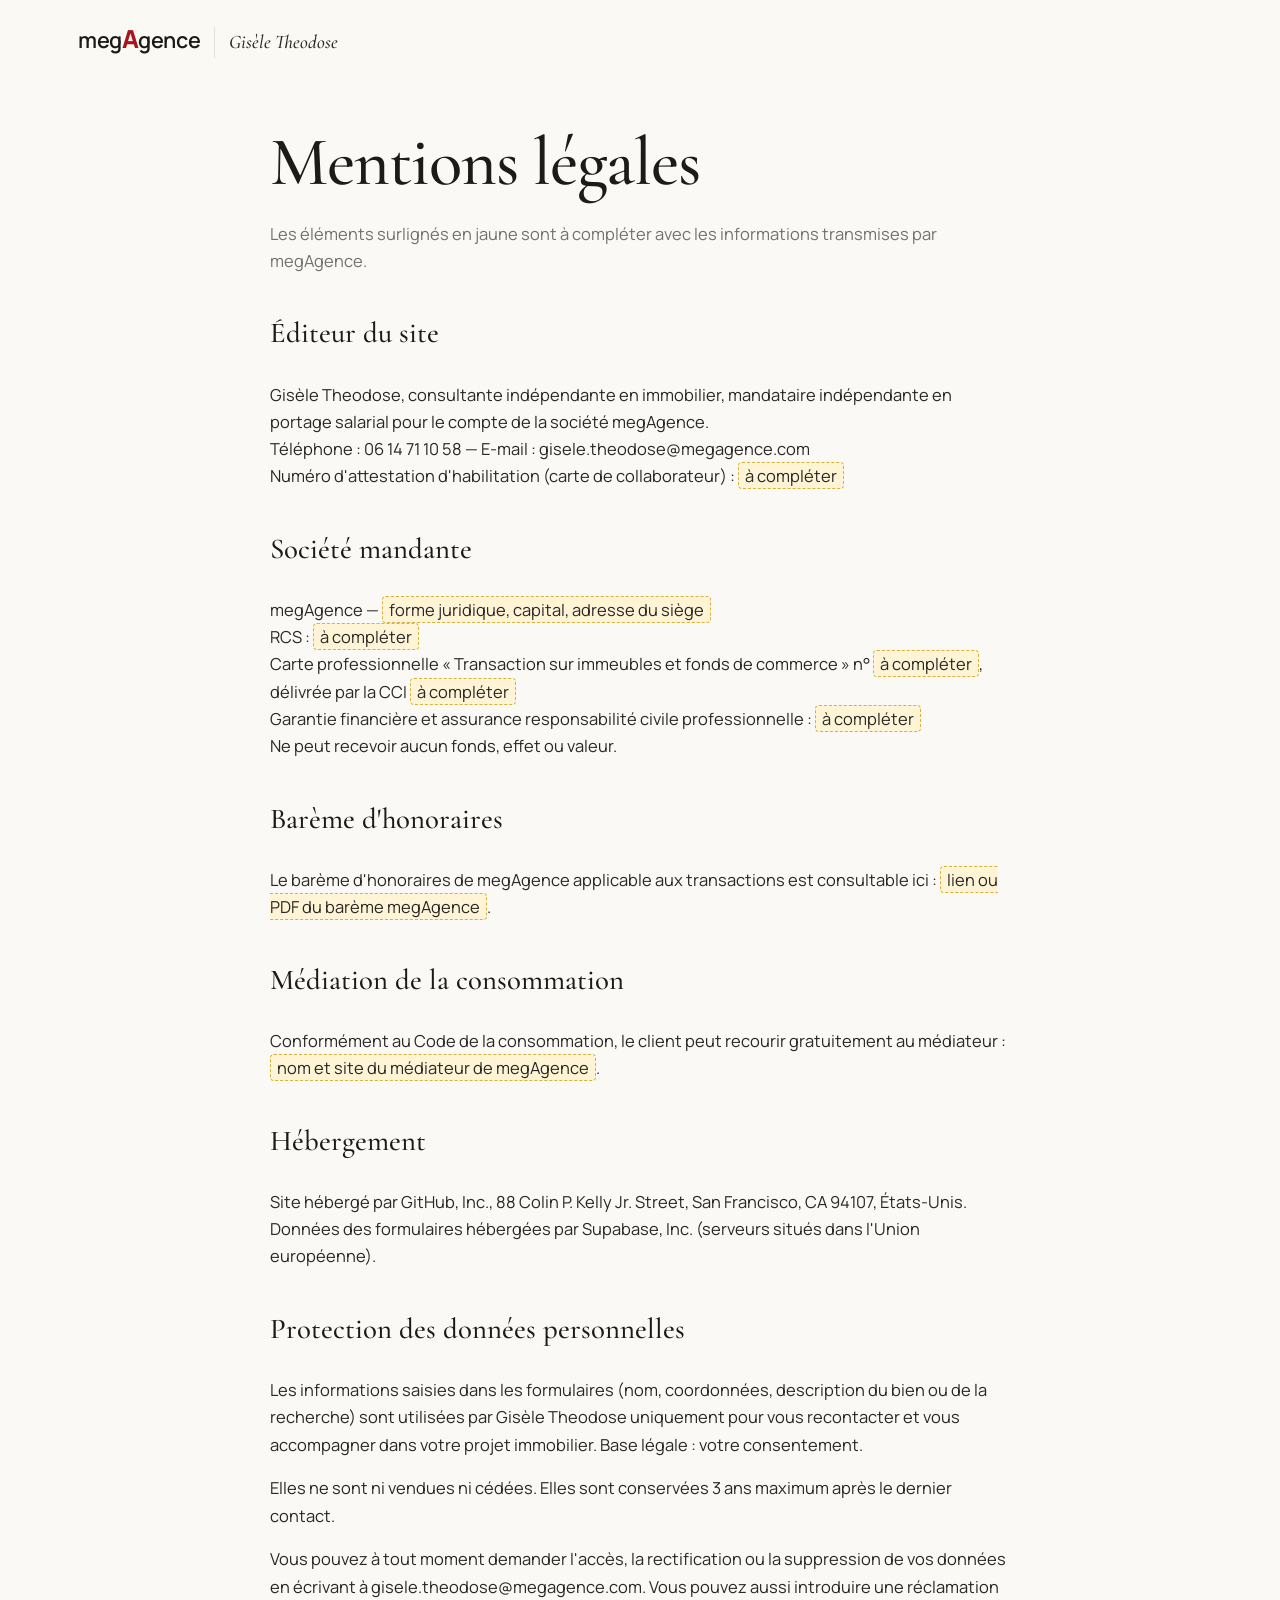
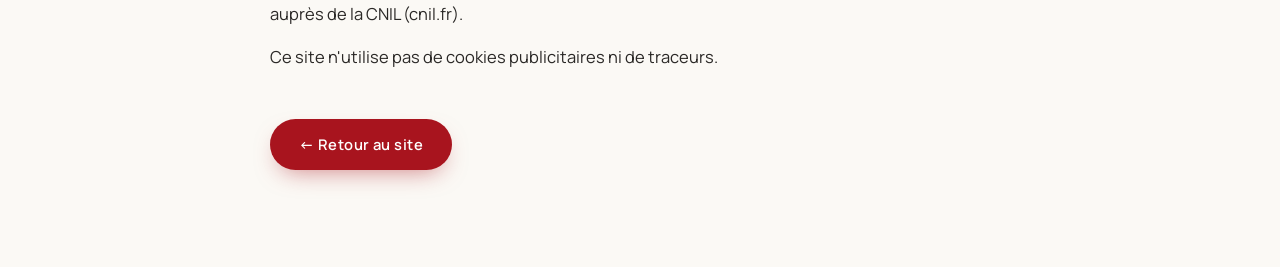
<file: mentions-legales.html>
<!doctype html>
<html lang="fr">
<head>
  <meta charset="utf-8">
  <meta name="viewport" content="width=device-width, initial-scale=1">
  <title>Mentions légales — Gisèle Theodose</title>
  <link rel="preconnect" href="https://fonts.googleapis.com">
  <link rel="preconnect" href="https://fonts.gstatic.com" crossorigin>
  <link href="https://fonts.googleapis.com/css2?family=Caveat:wght@600&family=Cormorant+Garamond:ital,wght@0,400;0,500;0,600;1,400;1,500&family=Manrope:wght@400;500;600;700;800&display=swap" rel="stylesheet">
  <link rel="stylesheet" href="assets/css/site.css?v=2">
  <style>
    .legal { max-width: 780px; padding: 48px 20px 80px; margin: 0 auto; }
    .legal h2 { font-family: var(--serif); font-weight: 500; font-size: 1.8rem; color: var(--charcoal); margin-top: 2.2rem; scroll-margin-top: 90px; }
    .todo { background: #fff5d6; border: 1px dashed #d8b13a; padding: 1px 6px; border-radius: 4px; }
  </style>
</head>
<body>
<header class="topbar">
  <div class="wrap topbar__in">
    <a href="index.html" class="brand"><span class="logo">meg<b>A</b>gence</span><span class="brand__name">Gisèle Theodose</span></a>
  </div>
</header>

<main class="legal">
  <h1>Mentions légales</h1>
  <p class="muted">Les éléments surlignés en jaune sont à compléter avec les informations transmises par megAgence.</p>

  <h2>Éditeur du site</h2>
  <p>Gisèle Theodose, consultante indépendante en immobilier, mandataire indépendante en portage salarial pour le compte de la société megAgence.<br>
  Téléphone : 06 14 71 10 58 — E-mail : gisele.theodose@megagence.com<br>
  Numéro d'attestation d'habilitation (carte de collaborateur) : <span class="todo">à compléter</span></p>

  <h2>Société mandante</h2>
  <p>megAgence — <span class="todo">forme juridique, capital, adresse du siège</span><br>
  RCS : <span class="todo">à compléter</span><br>
  Carte professionnelle « Transaction sur immeubles et fonds de commerce » n° <span class="todo">à compléter</span>, délivrée par la CCI <span class="todo">à compléter</span><br>
  Garantie financière et assurance responsabilité civile professionnelle : <span class="todo">à compléter</span><br>
  Ne peut recevoir aucun fonds, effet ou valeur.</p>

  <h2 id="honoraires">Barème d'honoraires</h2>
  <p>Le barème d'honoraires de megAgence applicable aux transactions est consultable ici : <span class="todo">lien ou PDF du barème megAgence</span>.</p>

  <h2>Médiation de la consommation</h2>
  <p>Conformément au Code de la consommation, le client peut recourir gratuitement au médiateur : <span class="todo">nom et site du médiateur de megAgence</span>.</p>

  <h2>Hébergement</h2>
  <p>Site hébergé par GitHub, Inc., 88 Colin P. Kelly Jr. Street, San Francisco, CA 94107, États-Unis. Données des formulaires hébergées par Supabase, Inc. (serveurs situés dans l'Union européenne).</p>

  <h2 id="rgpd">Protection des données personnelles</h2>
  <p>Les informations saisies dans les formulaires (nom, coordonnées, description du bien ou de la recherche) sont utilisées par Gisèle Theodose uniquement pour vous recontacter et vous accompagner dans votre projet immobilier. Base légale : votre consentement.</p>
  <p>Elles ne sont ni vendues ni cédées. Elles sont conservées 3 ans maximum après le dernier contact.</p>
  <p>Vous pouvez à tout moment demander l'accès, la rectification ou la suppression de vos données en écrivant à gisele.theodose@megagence.com. Vous pouvez aussi introduire une réclamation auprès de la CNIL (cnil.fr).</p>
  <p>Ce site n'utilise pas de cookies publicitaires ni de traceurs.</p>

  <p style="margin-top:3rem"><a href="index.html" class="btn btn--red">← Retour au site</a></p>
</main>
</body>
</html>
</file>
<file: assets/css/site.css>
:root {
  --red: #a8141e;
  --red-dark: #86101a;
  --red-tint: #f7ebe9;
  --ink: #2a2826;
  --charcoal: #1d1b1a;
  --muted: #74706b;
  --line: #e6e0d7;
  --soft: #f7f3ec;
  --ivory: #fbf9f5;
  --gold: #b8976a;
  --white: #fff;
  --radius: 4px;
  --radius-lg: 18px;
  --shadow: 0 1px 2px rgba(29, 27, 26, .04), 0 24px 60px -20px rgba(29, 27, 26, .18);
  --shadow-sm: 0 1px 2px rgba(29, 27, 26, .05), 0 8px 24px -12px rgba(29, 27, 26, .14);
  --font: "Manrope", system-ui, -apple-system, "Segoe UI", sans-serif;
  --serif: "Cormorant Garamond", "Times New Roman", Georgia, serif;
  --ease: cubic-bezier(.2, .7, .2, 1);
}
* { box-sizing: border-box; }
[hidden] { display: none !important; }
html { scroll-behavior: smooth; }
body { margin: 0; font-family: var(--font); color: var(--ink); background: var(--ivory); font-size: 16.5px; line-height: 1.65; -webkit-font-smoothing: antialiased; }
img { max-width: 100%; display: block; }
a { color: inherit; }
::selection { background: var(--red); color: #fff; }
.wrap { max-width: 1180px; margin: 0 auto; padding: 0 28px; }
.red { color: var(--red); }
.muted { color: var(--muted); }
.small { font-size: .9rem; }
.center { text-align: center; margin-top: 3rem; }
.ico { width: 1.25em; height: 1.25em; flex: none; }

/* ---------- typography ---------- */
h1, .h2, .funnel__head h2, .funnel__done h2, legend, .steps h3 { font-family: var(--serif); font-weight: 500; }
h1 { font-size: clamp(2.6rem, 5.4vw, 4.3rem); line-height: 1.02; margin: 0 0 1.4rem; color: var(--charcoal); letter-spacing: -.015em; }
h1 em, .h2 em { font-style: italic; color: var(--red); }
.h2 { font-size: clamp(2rem, 3.6vw, 3rem); margin: 0 0 1.4rem; color: var(--charcoal); letter-spacing: -.01em; line-height: 1.08; }
.eyebrow { display: inline-flex; align-items: center; gap: 12px; text-transform: uppercase; letter-spacing: .2em; font-size: .72rem; font-weight: 700; color: var(--red); margin: 0 0 1.2rem; }
.eyebrow::before { content: ""; width: 28px; height: 1px; background: currentColor; }
.eyebrow--light { color: var(--gold); }
.lead { font-size: 1.1rem; color: var(--ink); max-width: 33em; }

/* ---------- buttons ---------- */
.btn { position: relative; display: inline-flex; align-items: center; justify-content: center; gap: .6em; border: 1px solid transparent; border-radius: 999px; padding: 1em 1.9em; font: 600 .92rem var(--font); letter-spacing: .03em; cursor: pointer; text-decoration: none; transition: background .25s var(--ease), color .25s var(--ease), border-color .25s, transform .25s var(--ease), box-shadow .25s var(--ease); }
.btn:hover { transform: translateY(-1px); }
.btn:active { transform: translateY(0); }
.btn .arrow { transition: transform .25s var(--ease); }
.btn:hover .arrow { transform: translateX(3px); }
.btn--red { background: var(--red); color: #fff; box-shadow: 0 10px 24px -10px rgba(168, 20, 30, .55); }
.btn--red:hover { background: var(--red-dark); box-shadow: 0 14px 28px -10px rgba(168, 20, 30, .6); }
.btn--red:disabled { opacity: .6; cursor: wait; transform: none; }
.btn--ghost { background: transparent; color: var(--ink); }
.btn--ghost:hover { background: var(--soft); }
.btn--outline { background: transparent; color: var(--charcoal); border-color: var(--charcoal); }
.btn--outline:hover { background: var(--charcoal); color: #fff; }
.btn--white { background: #fff; color: var(--charcoal); }
.btn--white:hover { background: var(--gold); color: #fff; }
.btn--sm { padding: .65em 1.3em; font-size: .85rem; }

/* ---------- logo / header ---------- */
.logo { font-weight: 600; font-size: 1.35rem; letter-spacing: -.02em; color: var(--charcoal); }
.logo b { color: var(--red); font-weight: 800; font-size: 1.15em; }
.logo--light { color: #fff; }
.logo--light b { color: #ff5a63; }
.mobile-only { display: none; }
.topbar { position: sticky; top: 0; z-index: 20; background: rgba(251, 249, 245, .82); backdrop-filter: saturate(1.4) blur(14px); -webkit-backdrop-filter: saturate(1.4) blur(14px); border-bottom: 1px solid transparent; transition: border-color .3s, box-shadow .3s; }
.topbar.is-scrolled { border-bottom-color: var(--line); box-shadow: 0 8px 30px -18px rgba(29, 27, 26, .25); }
.topbar__in { display: flex; align-items: center; gap: 32px; height: 78px; }
.brand { display: flex; align-items: baseline; gap: 14px; text-decoration: none; }
.brand__name { font-family: var(--serif); font-size: 1.2rem; font-weight: 500; font-style: italic; color: var(--ink); border-left: 1px solid var(--line); padding-left: 14px; }
.nav { display: flex; gap: 34px; margin-left: auto; }
.nav a { position: relative; text-decoration: none; font-weight: 500; font-size: .9rem; letter-spacing: .02em; color: var(--ink); padding: 4px 0; }
.nav a::after { content: ""; position: absolute; left: 0; right: 0; bottom: -2px; height: 1px; background: var(--red); transform: scaleX(0); transform-origin: right; transition: transform .35s var(--ease); }
.nav a:hover::after { transform: scaleX(1); transform-origin: left; }
.topbar__cta .ico { width: 1em; height: 1em; }
.burger { display: none; background: none; border: 0; padding: 8px; cursor: pointer; margin-left: auto; }
.burger span { display: block; width: 24px; height: 1.5px; background: var(--charcoal); margin: 6px 0; transition: transform .3s var(--ease), opacity .2s; }
.burger[aria-expanded="true"] span:nth-child(1) { transform: translateY(7.5px) rotate(45deg); }
.burger[aria-expanded="true"] span:nth-child(2) { opacity: 0; }
.burger[aria-expanded="true"] span:nth-child(3) { transform: translateY(-7.5px) rotate(-45deg); }

/* ---------- hero ---------- */
.hero { position: relative; padding: 72px 0 104px; overflow: hidden; }
.hero::before { content: ""; position: absolute; inset: 0; background:
  radial-gradient(900px 500px at 85% 10%, rgba(184, 151, 106, .16), transparent 60%),
  radial-gradient(700px 500px at 0% 100%, rgba(168, 20, 30, .06), transparent 60%); pointer-events: none; }
.hero__in { position: relative; display: grid; grid-template-columns: 1.1fr 1fr; gap: 72px; align-items: center; }
.checks { list-style: none; padding: 0; margin: 2rem 0; display: grid; gap: .8rem; }
.checks li { display: flex; gap: 14px; align-items: flex-start; }
.checks li::before { content: ""; flex: none; width: 22px; height: 22px; margin-top: 2px; border-radius: 50%; border: 1px solid var(--gold); background: url("data:image/svg+xml,%3Csvg xmlns='http://www.w3.org/2000/svg' viewBox='0 0 24 24' fill='none' stroke='%23a8141e' stroke-width='2.4' stroke-linecap='round' stroke-linejoin='round'%3E%3Cpath d='M6 12.5l4 4 8-9'/%3E%3C/svg%3E") center / 13px no-repeat; }
.hero__me { display: flex; gap: 16px; align-items: center; margin-top: 2.2rem; padding-top: 1.8rem; border-top: 1px solid var(--line); }
.hero__me img { width: 60px; height: 60px; border-radius: 50%; object-fit: cover; object-position: top; outline: 1px solid var(--gold); outline-offset: 3px; }
.hero__me strong { font-family: var(--serif); font-size: 1.25rem; font-weight: 600; }
.hero__me .muted { font-size: .88rem; }

/* ---------- trust strip ---------- */
.trust { border-top: 1px solid var(--line); border-bottom: 1px solid var(--line); background: var(--white); }
.trust ul { list-style: none; margin: 0 auto; padding: 0 28px; max-width: 1180px; display: grid; grid-template-columns: repeat(4, 1fr); }
.trust li { display: flex; align-items: center; gap: 14px; padding: 26px 22px; font-size: .9rem; color: var(--muted); }
.trust li + li { border-left: 1px solid var(--line); }
.trust strong { display: block; font-family: var(--serif); font-weight: 600; font-size: 1.2rem; color: var(--charcoal); line-height: 1.2; }
.trust .ico { width: 30px; height: 30px; color: var(--gold); stroke-width: 1.3; }

/* ---------- funnel ---------- */
.card { background: #fff; border-radius: var(--radius-lg); box-shadow: var(--shadow); border: 1px solid rgba(230, 224, 215, .8); }
.funnel { padding: 38px 36px 32px; position: relative; scroll-margin-top: 100px; }
.funnel::before { content: ""; position: absolute; left: 36px; right: 36px; top: 0; height: 2px; background: linear-gradient(90deg, var(--red), var(--gold)); border-radius: 0 0 2px 2px; }
.funnel__head { display: flex; justify-content: space-between; align-items: baseline; }
.funnel__head h2 { margin: 0; font-size: 1.85rem; color: var(--charcoal); }
.funnel__step { font-size: .72rem; letter-spacing: .16em; text-transform: uppercase; color: var(--muted); font-weight: 700; }
.funnel__sub { margin: .2rem 0 0; font-size: .88rem; color: var(--muted); }
.progress { height: 2px; background: var(--soft); border-radius: 99px; margin: 20px 0 28px; overflow: hidden; }
.progress__bar { height: 100%; width: 25%; background: var(--red); border-radius: 99px; transition: width .5s var(--ease); }
.step { border: 0; padding: 0; margin: 0; display: none; min-width: 0; }
.step.is-active { display: block; animation: fade .45s var(--ease); }
@keyframes fade { from { opacity: 0; transform: translateY(8px); } to { opacity: 1; transform: none; } }
legend { font-size: 1.4rem; margin-bottom: 18px; color: var(--charcoal); padding: 0; }
.choices { display: grid; gap: 10px; margin-bottom: 16px; }
.choices--3 { grid-template-columns: repeat(3, 1fr); }
.choices--4 { grid-template-columns: repeat(4, 1fr); }
.choices--list { grid-template-columns: 1fr; }
.choice input { position: absolute; opacity: 0; pointer-events: none; }
.choice span { position: relative; display: flex; flex-direction: column; align-items: center; justify-content: center; gap: 10px; text-align: center; border: 1px solid var(--line); border-radius: 12px; padding: 22px 8px 18px; cursor: pointer; font-weight: 600; font-size: .92rem; background: #fff; transition: border-color .2s, background .2s, box-shadow .25s var(--ease), transform .25s var(--ease); height: 100%; }
.choice i { display: grid; place-items: center; width: 46px; height: 46px; border-radius: 50%; background: var(--soft); color: var(--charcoal); transition: background .2s, color .2s; }
.choice i .ico { width: 22px; height: 22px; stroke-width: 1.5; }
.choice--sm span { padding: 13px 10px; flex-direction: row; font-size: .9rem; font-weight: 500; }
.choices--list .choice span { justify-content: flex-start; padding-left: 18px; }
.choices--list .choice span::before { content: ""; width: 16px; height: 16px; border-radius: 50%; border: 1px solid #c9c1b5; transition: border .2s; flex: none; }
.choice span:hover { border-color: #cbb89c; transform: translateY(-1px); box-shadow: var(--shadow-sm); }
.choice input:checked + span { border-color: var(--red); background: var(--red-tint); color: var(--red-dark); }
.choice input:checked + span i { background: var(--red); color: #fff; }
.choices--list .choice input:checked + span::before { border: 5px solid var(--red); }
.choice input:focus-visible + span { outline: 2px solid var(--red); outline-offset: 2px; }
.field { display: block; margin-bottom: 14px; }
.field > span { display: block; font-size: .75rem; letter-spacing: .1em; text-transform: uppercase; font-weight: 700; color: var(--muted); margin-bottom: 6px; }
.field em { font-weight: 500; color: #a39d95; font-style: normal; text-transform: none; letter-spacing: 0; }
.field input, .field select, .field textarea { width: 100%; font: inherit; font-size: .98rem; padding: 12px 14px; border: 1px solid var(--line); border-radius: 10px; background: var(--ivory); color: var(--ink); transition: border-color .2s, box-shadow .2s, background .2s; }
.field input:hover, .field select:hover, .field textarea:hover { border-color: #d4cabb; }
.field input:focus, .field select:focus, .field textarea:focus { outline: none; background: #fff; border-color: var(--red); box-shadow: 0 0 0 4px rgba(168, 20, 30, .08); }
.row2 { display: grid; grid-template-columns: 1fr 1fr; gap: 12px; }
.consent { display: flex; gap: 10px; font-size: .82rem; color: var(--muted); align-items: flex-start; line-height: 1.5; }
.consent input { margin-top: 3px; accent-color: var(--red); }
.hp { position: absolute; left: -9999px; }
.form-error { color: var(--red); font-weight: 600; min-height: 1.4em; margin: 8px 0 0; font-size: .9rem; }
.funnel__nav { display: flex; justify-content: space-between; margin-top: 8px; }
.funnel__nav #nextBtn, .funnel__nav #submitBtn { margin-left: auto; }
.funnel__secure { display: flex; align-items: center; justify-content: center; gap: 8px; margin: 22px 0 0; padding-top: 18px; border-top: 1px solid var(--soft); font-size: .78rem; color: var(--muted); }
.funnel__secure .ico { width: 14px; height: 14px; color: var(--gold); }
.funnel__done { text-align: center; padding: 30px 6px; }
.funnel__done h2 { font-size: 2rem; margin: .4rem 0; color: var(--charcoal); }
.done__icon { width: 72px; height: 72px; border-radius: 50%; border: 1px solid var(--gold); color: var(--red); display: grid; place-items: center; margin: 0 auto 10px; }
.done__icon .ico { width: 30px; height: 30px; }

/* ---------- sections ---------- */
.section { padding: 120px 0; }
.section--soft { background: var(--soft); }
.section__head { display: grid; grid-template-columns: 1fr 1fr; gap: 48px; align-items: end; margin-bottom: 3.5rem; }
.section__head .h2 { margin: 0; }
.section__head p { margin: 0; color: var(--muted); max-width: 30em; justify-self: end; }
.steps { list-style: none; padding: 0; display: grid; grid-template-columns: repeat(4, 1fr); gap: 0; margin: 0; counter-reset: s; }
.steps li { position: relative; padding: 32px 30px 8px 0; border-top: 1px solid var(--charcoal); }
.steps li + li { padding-left: 30px; border-left: 1px solid var(--line); }
.steps li > span { display: block; font-family: var(--serif); font-size: 3.6rem; line-height: 1; font-weight: 400; color: var(--gold); font-style: italic; }
.steps h3 { margin: 1.4rem 0 .6rem; color: var(--charcoal); font-size: 1.55rem; line-height: 1.15; }
.steps p { margin: 0; color: var(--muted); font-size: .95rem; }
.split { display: grid; grid-template-columns: 1.15fr 1fr; gap: 96px; align-items: center; }
.split p { color: var(--ink); }
.split .muted { color: var(--muted); }
.access { display: flex; flex-wrap: wrap; gap: 10px 22px; margin: 1.6rem 0; padding: 0; list-style: none; font-size: .88rem; font-weight: 600; color: var(--charcoal); }
.access li { display: flex; align-items: center; gap: 8px; }
.access .ico { width: 18px; height: 18px; color: var(--red); }
.tags-card { background: #fff; border-radius: var(--radius-lg); padding: 36px 40px; box-shadow: var(--shadow-sm); }
.tags-card h3 { margin: 0 0 1rem; font-size: .72rem; letter-spacing: .2em; text-transform: uppercase; color: var(--muted); }
.tags { list-style: none; padding: 0; margin: 0; columns: 2; column-gap: 32px; }
.tags li { break-inside: avoid; display: flex; justify-content: space-between; align-items: center; padding: 13px 0; border-bottom: 1px solid var(--line); font-family: var(--serif); font-size: 1.25rem; font-weight: 500; color: var(--charcoal); }
.tags li::after { content: ""; width: 6px; height: 6px; border-radius: 50%; background: var(--gold); opacity: .7; }
.band { position: relative; overflow: hidden; background: var(--charcoal); border-radius: 24px; padding: 72px 72px; display: flex; gap: 48px; align-items: center; justify-content: space-between; }
.band::before { content: ""; position: absolute; inset: 0; background: radial-gradient(600px 300px at 100% 0%, rgba(184, 151, 106, .28), transparent 70%), radial-gradient(500px 300px at 0% 100%, rgba(168, 20, 30, .35), transparent 70%); pointer-events: none; }
.band > * { position: relative; }
.band > div { max-width: 40em; }
.h2--light, .light { color: #fff; }
.band .light { color: rgba(255, 255, 255, .72); }
.band p { margin: 0; }
.band .btn { flex: none; }
.contact { display: grid; grid-template-columns: 340px 1fr; gap: 96px; align-items: center; }
.contact__frame { position: relative; }
.contact__frame::before { content: ""; position: absolute; inset: 18px -18px -18px 18px; border: 1px solid var(--gold); border-radius: 200px 200px 6px 6px; }
.contact__photo { position: relative; width: 100%; aspect-ratio: 3 / 4; height: auto; object-fit: cover; object-position: top; border-radius: 200px 200px 6px 6px; box-shadow: var(--shadow); }
.contact__lines { display: grid; gap: 4px; margin: 2rem 0; }
.contact__lines a { text-decoration: none; }
.contact__lines a:not(.big) { color: var(--muted); border-bottom: 1px solid var(--line); justify-self: start; transition: color .2s, border-color .2s; }
.contact__lines a:not(.big):hover { color: var(--red); border-color: var(--red); }
.big { font-family: var(--serif); font-size: clamp(2.2rem, 4vw, 3rem); font-weight: 500; letter-spacing: .01em; line-height: 1.1; }
.tagline { font-family: "Caveat", cursive; font-size: 1.7rem; color: var(--red); margin: 1.4rem 0 0; }

/* ---------- footer ---------- */
.footer { background: var(--charcoal); color: rgba(255, 255, 255, .6); padding: 64px 0 100px; font-size: .86rem; }
.footer__in { display: grid; grid-template-columns: auto 1fr; gap: 12px 64px; align-items: start; }
.footer__in p { margin: 0; }
.footer__in p:last-child { grid-column: 2; padding-top: 18px; border-top: 1px solid rgba(255, 255, 255, .12); }
.footer a { color: #fff; text-decoration: none; border-bottom: 1px solid rgba(255, 255, 255, .25); }
.footer a:hover { border-color: #fff; }
.sticky-call { display: none; }

/* ---------- reveal on scroll ---------- */
.js .reveal { opacity: 0; transform: translateY(24px); transition: opacity .9s var(--ease), transform .9s var(--ease); }
.js .reveal.is-in { opacity: 1; transform: none; }
.js .reveal-d1 { transition-delay: .1s; }
.js .reveal-d2 { transition-delay: .2s; }
.js .reveal-d3 { transition-delay: .3s; }
@media (prefers-reduced-motion: reduce) {
  html { scroll-behavior: auto; }
  .js .reveal { opacity: 1; transform: none; transition: none; }
  .step.is-active { animation: none; }
}

/* ---------- responsive ---------- */
@media (max-width: 1000px) {
  .hero__in, .split { grid-template-columns: 1fr; gap: 48px; }
  .steps { grid-template-columns: 1fr 1fr; row-gap: 40px; }
  .steps li:nth-child(3) { padding-left: 0; border-left: 0; }
  .band { flex-direction: column; align-items: flex-start; padding: 48px 36px; }
  .trust ul { grid-template-columns: 1fr 1fr; }
  .trust li:nth-child(3) { border-left: 0; }
  .trust li:nth-child(n+3) { border-top: 1px solid var(--line); }
  .contact { grid-template-columns: 260px 1fr; gap: 56px; }
  .section__head { grid-template-columns: 1fr; gap: 16px; }
  .section__head p { justify-self: start; }
}
@media (max-width: 760px) {
  body { font-size: 16px; }
  .wrap, .trust ul { padding: 0 16px; }
  .topbar__in { height: 66px; }
  .nav { display: none; position: absolute; top: 66px; left: 0; right: 0; background: var(--ivory); flex-direction: column; padding: 8px 16px 24px; border-bottom: 1px solid var(--line); gap: 4px; box-shadow: 0 20px 30px -20px rgba(0, 0, 0, .2); }
  .nav a { font-family: var(--serif); font-size: 1.4rem; padding: 10px 0; border-bottom: 1px solid var(--line); }
  .nav a::after { display: none; }
  .nav.is-open { display: flex; }
  .burger { display: block; }
  .topbar__cta, .brand__name { display: none; }
  .hero { padding: 36px 0 64px; }
  .mobile-only { display: inline-flex; margin-top: .4rem; }
  .funnel { padding: 30px 18px 24px; }
  .funnel::before { left: 18px; right: 18px; }
  .choices--4 { grid-template-columns: 1fr 1fr; }
  .choices--3 { grid-template-columns: 1fr 1fr 1fr; }
  .choice span { padding: 16px 4px 14px; font-size: .85rem; }
  .choice i { width: 40px; height: 40px; }
  .row2 { grid-template-columns: 1fr; gap: 0; }
  .trust ul { grid-template-columns: 1fr; }
  .trust li { padding: 18px 4px; border-left: 0 !important; }
  .trust li + li { border-top: 1px solid var(--line); }
  .steps { grid-template-columns: 1fr; row-gap: 0; }
  .steps li, .steps li + li { padding: 28px 0 28px; border-left: 0; }
  .steps li + li { border-top: 1px solid var(--line); }
  .steps li > span { font-size: 2.8rem; }
  .section { padding: 80px 0; }
  .tags-card { padding: 28px 22px; }
  .tags { columns: 1; }
  .band { padding: 40px 24px; border-radius: 18px; }
  .contact { grid-template-columns: 1fr; gap: 48px; }
  .contact__frame { max-width: 240px; }
  .footer__in { grid-template-columns: 1fr; }
  .footer__in p:last-child { grid-column: 1; }
  .sticky-call { display: flex; align-items: center; justify-content: center; gap: 10px; position: fixed; bottom: 14px; left: 16px; right: 16px; z-index: 30; background: var(--charcoal); color: #fff; padding: 15px; border-radius: 999px; font-weight: 600; letter-spacing: .03em; text-decoration: none; box-shadow: 0 16px 36px -12px rgba(0, 0, 0, .5); }
  .sticky-call .ico { width: 18px; height: 18px; color: var(--gold); }
}
</file>
